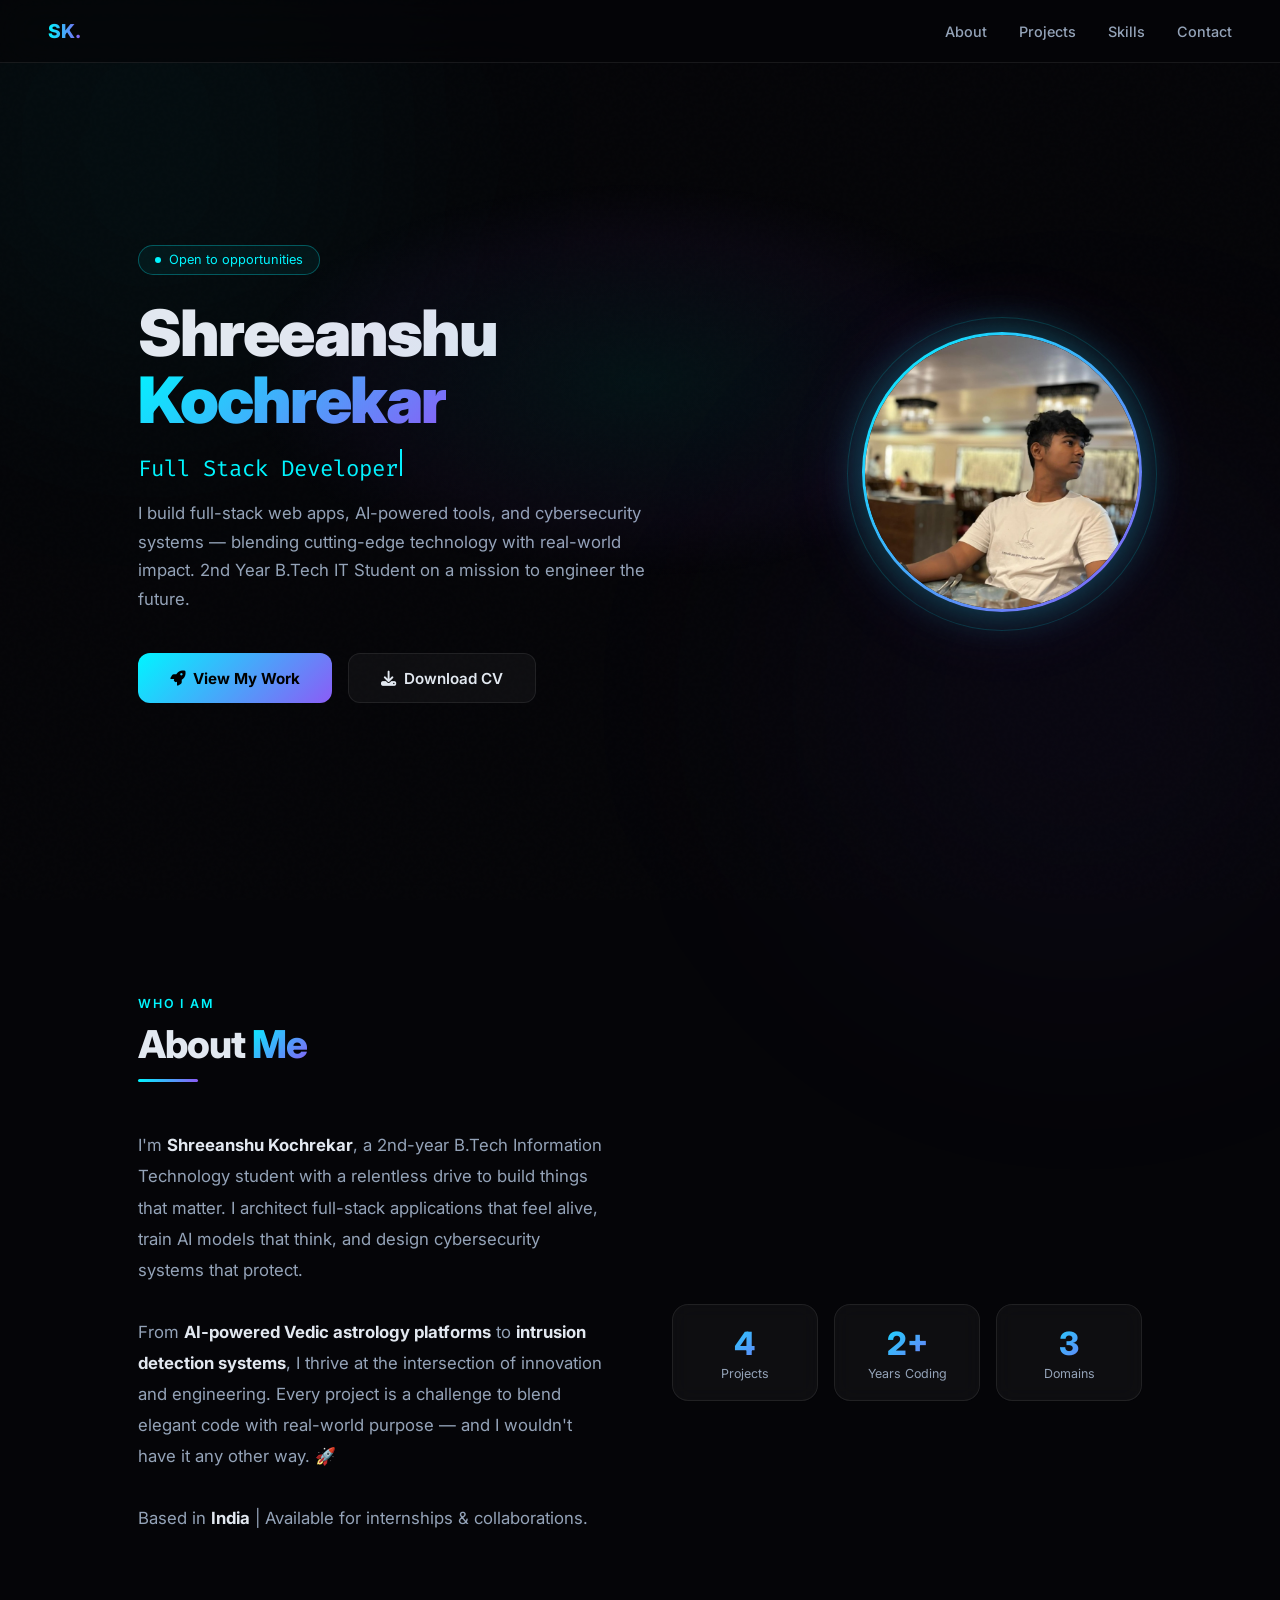
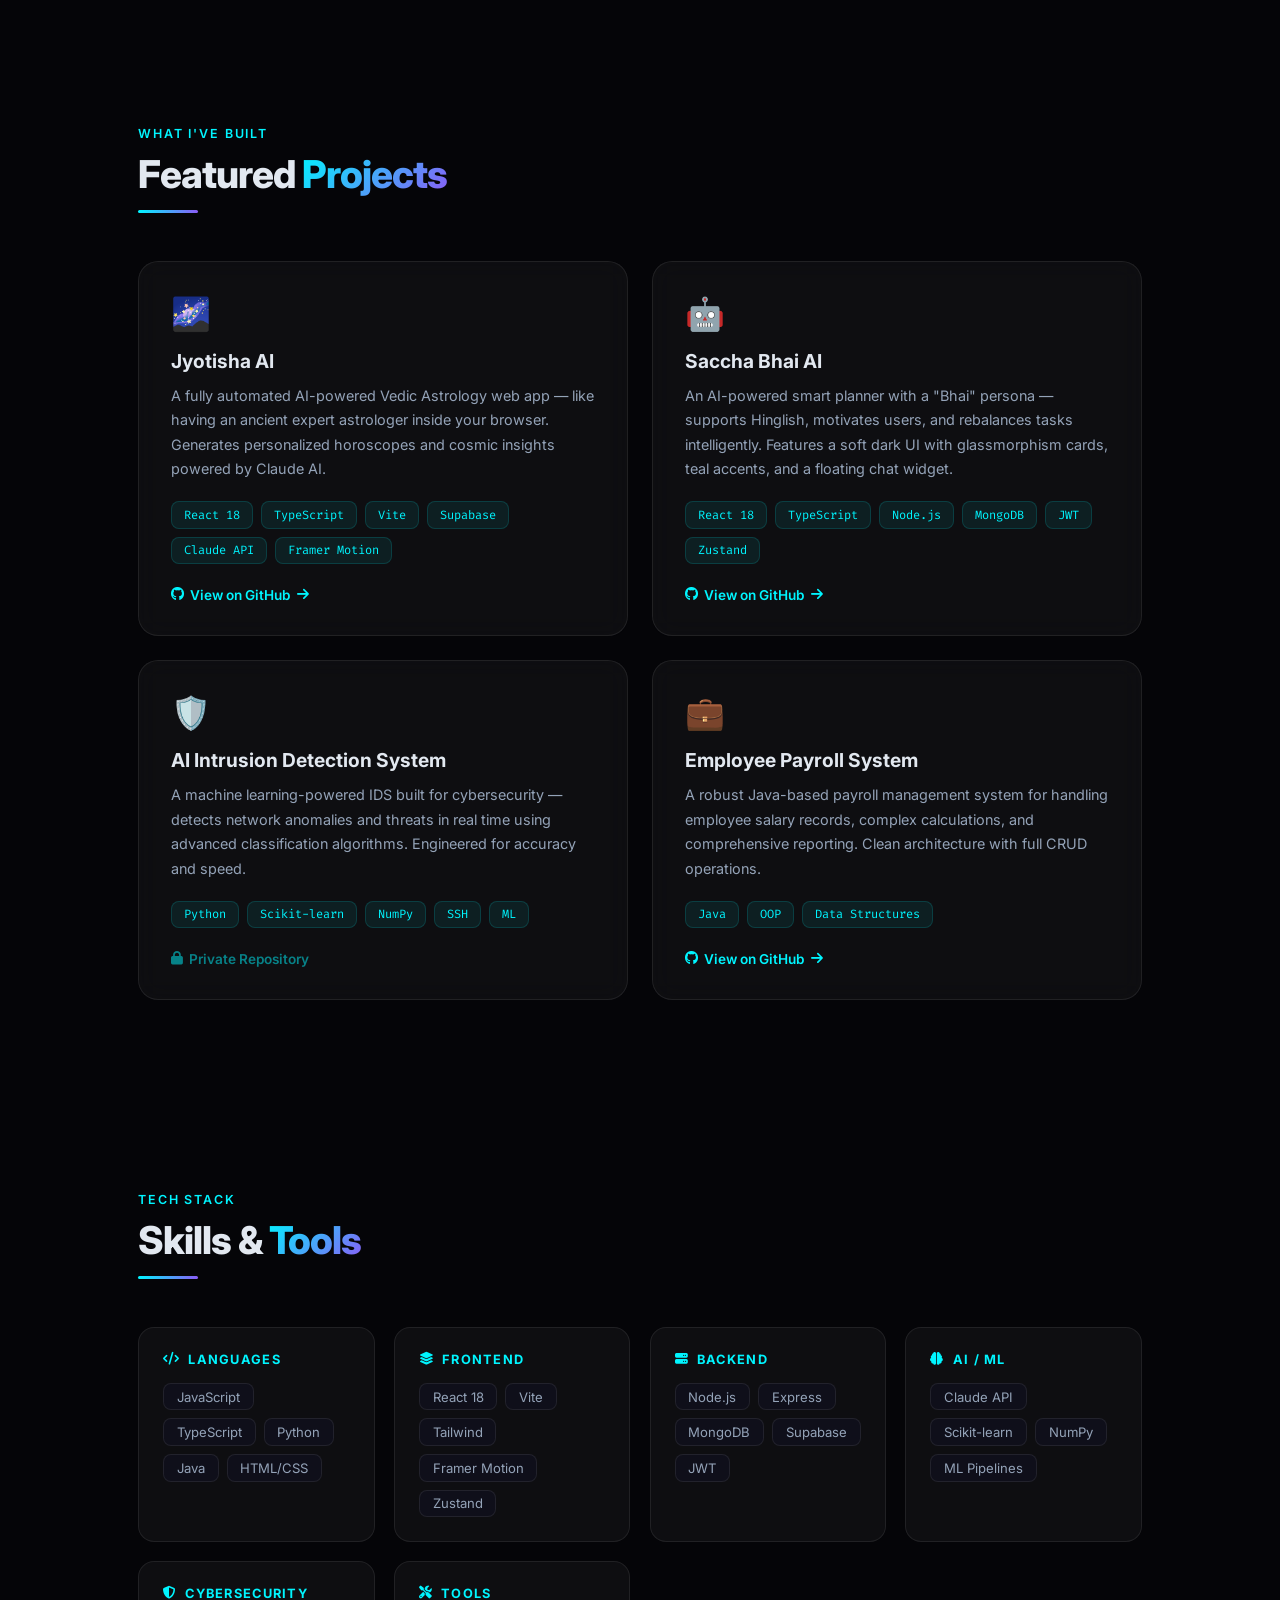
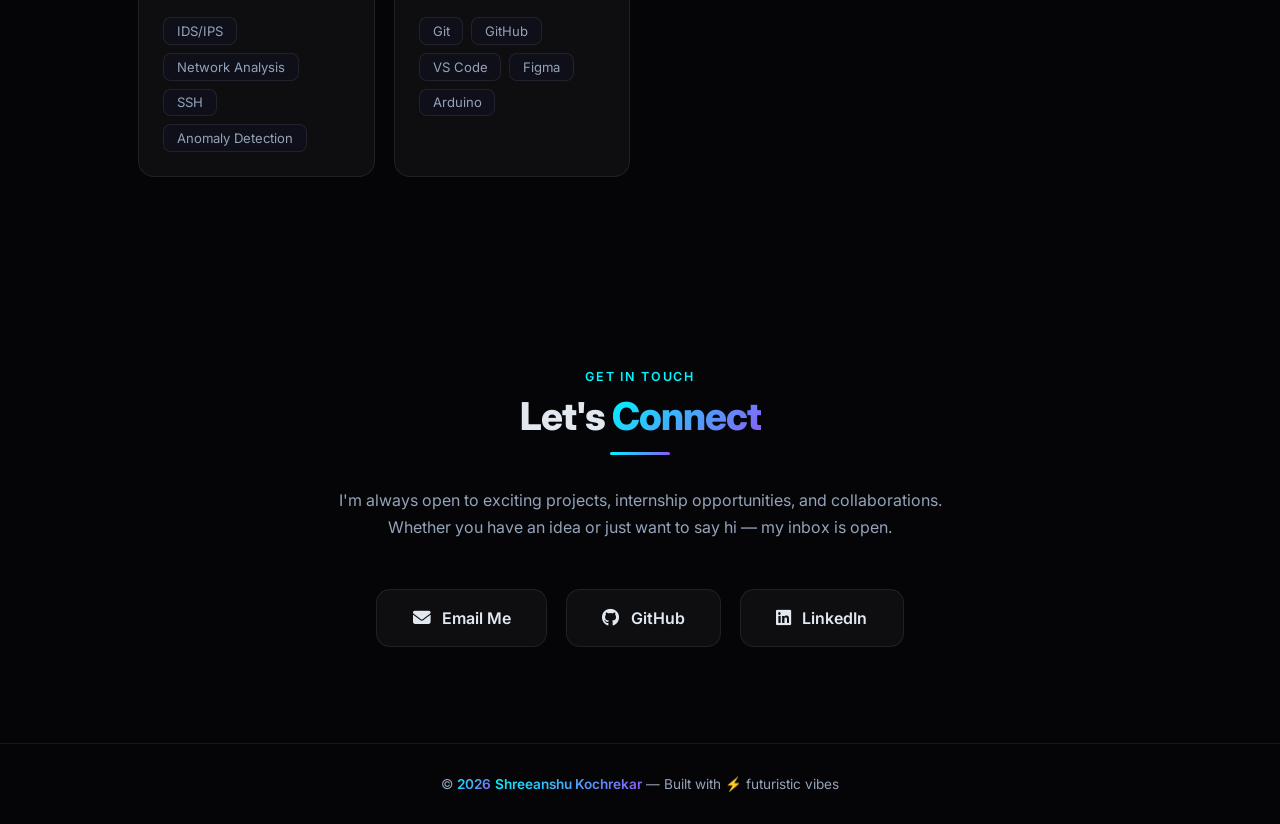
<file: index.html>
﻿<!DOCTYPE html>
<html lang="en">
<head>
<meta charset="UTF-8">
<meta name="viewport" content="width=device-width, initial-scale=1.0">
<title>Shreeanshu Kochrekar | Full Stack Developer</title>
<meta name="description" content="Portfolio of Shreeanshu Kochrekar - Full Stack Developer, AI Builder & Cybersecurity Enthusiast. B.Tech IT Student building cutting-edge web apps and AI-powered tools.">
<link rel="preconnect" href="https://fonts.googleapis.com">
<link href="https://fonts.googleapis.com/css2?family=Inter:wght@300;400;500;600;700;800;900&family=Fira+Code:wght@400;500&display=swap" rel="stylesheet">
<link rel="stylesheet" href="https://cdnjs.cloudflare.com/ajax/libs/font-awesome/6.5.0/css/all.min.css">
<style>
:root {
  --cyan: #00f5ff;
  --purple: #8b5cf6;
  --bg: #050508;
  --bg2: #0a0a12;
  --bg3: #0f0f1a;
  --glass: rgba(255,255,255,0.04);
  --glass2: rgba(255,255,255,0.07);
  --border: rgba(255,255,255,0.08);
  --text: #e2e8f0;
  --muted: #94a3b8;
}
*{margin:0;padding:0;box-sizing:border-box;}
html{scroll-behavior:smooth;}
body{font-family:'Inter',sans-serif;background:var(--bg);color:var(--text);overflow-x:hidden;}

/* SCROLLBAR */
::-webkit-scrollbar{width:5px;}
::-webkit-scrollbar-track{background:var(--bg);}
::-webkit-scrollbar-thumb{background:linear-gradient(var(--cyan),var(--purple));border-radius:4px;}

/* NOISE OVERLAY */
body::before{content:'';position:fixed;inset:0;background-image:url("data:image/svg+xml,%3Csvg viewBox='0 0 256 256' xmlns='http://www.w3.org/2000/svg'%3E%3Cfilter id='noise'%3E%3CfeTurbulence type='fractalNoise' baseFrequency='0.9' numOctaves='4' stitchTiles='stitch'/%3E%3C/filter%3E%3Crect width='100%25' height='100%25' filter='url(%23noise)' opacity='0.03'/%3E%3C/svg%3E");pointer-events:none;z-index:0;opacity:.4;}

/* NAV */
nav{position:fixed;top:0;left:0;right:0;z-index:100;padding:1.2rem 3rem;display:flex;align-items:center;justify-content:space-between;background:rgba(5,5,8,0.7);backdrop-filter:blur(20px);border-bottom:1px solid var(--border);}
.nav-logo{font-size:1.2rem;font-weight:800;background:linear-gradient(90deg,var(--cyan),var(--purple));-webkit-background-clip:text;-webkit-text-fill-color:transparent;}
.nav-links{display:flex;gap:2rem;}
.nav-links a{color:var(--muted);text-decoration:none;font-size:.9rem;font-weight:500;transition:.3s;}
.nav-links a:hover{color:var(--cyan);}

/* HERO */
#hero{min-height:100vh;display:flex;align-items:center;padding:7rem 3rem 4rem;position:relative;overflow:hidden;}
.hero-bg-glow{position:absolute;top:20%;left:50%;transform:translateX(-50%);width:800px;height:400px;background:radial-gradient(ellipse,rgba(0,245,255,.06) 0%,rgba(139,92,246,.04) 50%,transparent 70%);pointer-events:none;}
.hero-inner{max-width:1100px;margin:0 auto;width:100%;display:grid;grid-template-columns:1fr auto;gap:4rem;align-items:center;}
.hero-badge{display:inline-flex;align-items:center;gap:.5rem;padding:.4rem 1rem;border-radius:50px;border:1px solid rgba(0,245,255,.3);background:rgba(0,245,255,.05);font-size:.8rem;color:var(--cyan);margin-bottom:1.5rem;}
.hero-badge span{width:6px;height:6px;border-radius:50%;background:var(--cyan);animation:pulse 2s infinite;}
@keyframes pulse{0%,100%{opacity:1}50%{opacity:.3}}
.hero-name{font-size:clamp(2.5rem,5vw,4.5rem);font-weight:900;line-height:1.05;letter-spacing:-2px;margin-bottom:1rem;}
.hero-name span{background:linear-gradient(135deg,var(--cyan),var(--purple));-webkit-background-clip:text;-webkit-text-fill-color:transparent;}
.hero-role{font-size:clamp(1rem,2vw,1.4rem);color:var(--cyan);font-family:'Fira Code',monospace;margin-bottom:1rem;min-height:2rem;}
.cursor{display:inline-block;width:2px;height:1.2em;background:var(--cyan);margin-left:2px;animation:blink .8s infinite;}
@keyframes blink{0%,100%{opacity:1}50%{opacity:0}}
.hero-tagline{font-size:1.05rem;color:var(--muted);max-width:520px;line-height:1.7;margin-bottom:2.5rem;}
.hero-btns{display:flex;gap:1rem;flex-wrap:wrap;}
.btn-primary{padding:.9rem 2rem;border-radius:12px;background:linear-gradient(135deg,var(--cyan),var(--purple));color:#000;font-weight:700;font-size:.95rem;text-decoration:none;transition:.3s;display:inline-flex;align-items:center;gap:.5rem;}
.btn-primary:hover{transform:translateY(-2px);box-shadow:0 8px 32px rgba(0,245,255,.3);}
.btn-ghost{padding:.9rem 2rem;border-radius:12px;border:1px solid var(--border);color:var(--text);font-weight:600;font-size:.95rem;text-decoration:none;transition:.3s;display:inline-flex;align-items:center;gap:.5rem;background:var(--glass);}
.btn-ghost:hover{border-color:var(--cyan);color:var(--cyan);transform:translateY(-2px);}

/* PROFILE IMAGE */
.hero-photo{position:relative;}
.hero-photo img{width:280px;height:280px;border-radius:50%;object-fit:cover;object-position:center top;border:3px solid transparent;background:linear-gradient(var(--bg),var(--bg)) padding-box,linear-gradient(135deg,var(--cyan),var(--purple)) border-box;box-shadow:0 0 40px rgba(0,245,255,.3),0 0 80px rgba(139,92,246,.15);}
.hero-photo::after{content:'';position:absolute;inset:-15px;border-radius:50%;border:1px solid rgba(0,245,255,.15);animation:spin 12s linear infinite;}
@keyframes spin{from{transform:rotate(0)}to{transform:rotate(360deg)}}

/* SECTION */
section{padding:6rem 3rem;max-width:1100px;margin:0 auto;position:relative;}
.section-label{font-size:.78rem;font-weight:600;letter-spacing:.15em;text-transform:uppercase;color:var(--cyan);margin-bottom:.6rem;}
.section-title{font-size:clamp(1.8rem,3vw,2.8rem);font-weight:800;letter-spacing:-1px;margin-bottom:.8rem;}
.section-title span{background:linear-gradient(135deg,var(--cyan),var(--purple));-webkit-background-clip:text;-webkit-text-fill-color:transparent;}
.section-divider{width:60px;height:3px;background:linear-gradient(90deg,var(--cyan),var(--purple));border-radius:2px;margin-bottom:3rem;}

/* ABOUT */
.about-grid{display:grid;grid-template-columns:1fr 1fr;gap:4rem;align-items:center;}
.about-bio{font-size:1.05rem;color:var(--muted);line-height:1.85;}
.about-bio strong{color:var(--text);}
.stats-row{display:flex;gap:2rem;margin-top:2.5rem;flex-wrap:wrap;}
.stat-item{text-align:center;padding:1.2rem 1.8rem;border-radius:16px;background:var(--glass);border:1px solid var(--border);backdrop-filter:blur(10px);flex:1;min-width:100px;}
.stat-num{font-size:2rem;font-weight:800;background:linear-gradient(135deg,var(--cyan),var(--purple));-webkit-background-clip:text;-webkit-text-fill-color:transparent;}
.stat-label{font-size:.78rem;color:var(--muted);margin-top:.2rem;}

/* PROJECTS */
#projects{max-width:1100px;margin:0 auto;padding:6rem 3rem;}
.projects-grid{display:grid;grid-template-columns:repeat(auto-fill,minmax(480px,1fr));gap:1.5rem;}
.project-card{padding:2rem;border-radius:20px;border:1px solid var(--border);background:var(--glass);backdrop-filter:blur(12px);transition:.4s;position:relative;overflow:hidden;}
.project-card::before{content:'';position:absolute;top:0;left:0;right:0;height:2px;background:linear-gradient(90deg,var(--cyan),var(--purple));transform:scaleX(0);transition:.4s;transform-origin:left;}
.project-card:hover::before{transform:scaleX(1);}
.project-card:hover{border-color:rgba(0,245,255,.2);transform:translateY(-4px);box-shadow:0 20px 60px rgba(0,0,0,.4);}
.project-icon{font-size:2rem;margin-bottom:1rem;}
.project-title{font-size:1.2rem;font-weight:700;margin-bottom:.7rem;}
.project-desc{font-size:.9rem;color:var(--muted);line-height:1.7;margin-bottom:1.2rem;}
.tech-row{display:flex;flex-wrap:wrap;gap:.5rem;margin-bottom:1.2rem;}
.tech-badge{padding:.3rem .75rem;border-radius:8px;background:rgba(0,245,255,.07);border:1px solid rgba(0,245,255,.15);font-size:.75rem;color:var(--cyan);font-family:'Fira Code',monospace;}
.project-link{display:inline-flex;align-items:center;gap:.4rem;font-size:.85rem;color:var(--cyan);text-decoration:none;font-weight:600;transition:.2s;}
.project-link:hover{gap:.7rem;}

/* SKILLS */
#skills{max-width:1100px;margin:0 auto;padding:6rem 3rem;}
.skills-grid{display:grid;grid-template-columns:repeat(auto-fill,minmax(220px,1fr));gap:1.2rem;}
.skill-group{padding:1.5rem;border-radius:16px;background:var(--glass);border:1px solid var(--border);transition:.3s;}
.skill-group:hover{border-color:rgba(0,245,255,.25);box-shadow:0 0 30px rgba(0,245,255,.05);}
.skill-group-title{font-size:.8rem;font-weight:700;letter-spacing:.1em;text-transform:uppercase;color:var(--cyan);margin-bottom:1rem;display:flex;align-items:center;gap:.5rem;}
.skill-list{display:flex;flex-wrap:wrap;gap:.5rem;}
.skill-tag{padding:.3rem .8rem;border-radius:8px;background:var(--bg3);border:1px solid var(--border);font-size:.82rem;color:var(--muted);transition:.2s;}
.skill-tag:hover{color:var(--text);border-color:var(--purple);}

/* CONTACT */
#contact{max-width:700px;margin:0 auto;padding:6rem 3rem;text-align:center;}
.contact-desc{color:var(--muted);font-size:1rem;line-height:1.7;margin-bottom:3rem;}
.contact-links{display:flex;gap:1.2rem;justify-content:center;flex-wrap:wrap;}
.contact-btn{display:inline-flex;align-items:center;gap:.7rem;padding:1.1rem 2.2rem;border-radius:14px;font-size:1rem;font-weight:600;text-decoration:none;transition:.3s;border:1px solid var(--border);background:var(--glass);color:var(--text);}
.contact-btn:hover{transform:translateY(-3px);box-shadow:0 12px 40px rgba(0,245,255,.15);border-color:var(--cyan);color:var(--cyan);}
.contact-btn i{font-size:1.1rem;}

/* FOOTER */
footer{text-align:center;padding:2rem;border-top:1px solid var(--border);color:var(--muted);font-size:.85rem;}
footer span{background:linear-gradient(135deg,var(--cyan),var(--purple));-webkit-background-clip:text;-webkit-text-fill-color:transparent;font-weight:600;}

/* GLOW BG BLOBS */
.blob{position:fixed;border-radius:50%;filter:blur(120px);pointer-events:none;z-index:-1;}
.blob-1{width:500px;height:500px;background:rgba(0,245,255,.04);top:-100px;left:-100px;}
.blob-2{width:600px;height:600px;background:rgba(139,92,246,.04);bottom:-100px;right:-100px;}

/* RESPONSIVE */
@media(max-width:768px){
  nav{padding:1rem 1.5rem;}
  .nav-links{gap:1rem;font-size:.85rem;}
  #hero{padding:6rem 1.5rem 3rem;}
  .hero-inner{grid-template-columns:1fr;text-align:center;}
  .hero-photo{display:none;}
  .hero-btns{justify-content:center;}
  .about-grid{grid-template-columns:1fr;}
  .projects-grid{grid-template-columns:1fr;}
  section,#projects,#skills,#contact{padding:4rem 1.5rem;}
}

/* SCROLL ANIMATIONS */
.fade-up{opacity:0;transform:translateY(30px);transition:.7s ease;}
.fade-up.visible{opacity:1;transform:translateY(0);}
</style>
</head>
<body>

<div class="blob blob-1"></div>
<div class="blob blob-2"></div>

<!-- NAV -->
<nav>
  <div class="nav-logo">SK.</div>
  <div class="nav-links">
    <a href="#about">About</a>
    <a href="#projects">Projects</a>
    <a href="#skills">Skills</a>
    <a href="#contact">Contact</a>
  </div>
</nav>

<!-- HERO -->
<section id="hero">
  <div class="hero-bg-glow"></div>
  <div class="hero-inner">
    <div class="hero-content">
      <div class="hero-badge"><span></span> Open to opportunities</div>
      <h1 class="hero-name">Shreeanshu<br><span>Kochrekar</span></h1>
      <div class="hero-role" id="typewriter"><span id="typed-text"></span><span class="cursor"></span></div>
      <p class="hero-tagline">I build full-stack web apps, AI-powered tools, and cybersecurity systems — blending cutting-edge technology with real-world impact. 2nd Year B.Tech IT Student on a mission to engineer the future.</p>
      <div class="hero-btns">
        <a href="#projects" class="btn-primary"><i class="fas fa-rocket"></i> View My Work</a>
        <a href="mailto:tushar.shreeanshu@gmail.com" class="btn-ghost"><i class="fas fa-download"></i> Download CV</a>
      </div>
    </div>
    <div class="hero-photo">
      <img src="[data-uri]" alt="Shreeanshu Kochrekar">
    </div>
  </div>
</section>

<!-- ABOUT -->
<section id="about">
  <div class="fade-up">
    <div class="section-label">Who I Am</div>
    <h2 class="section-title">About <span>Me</span></h2>
    <div class="section-divider"></div>
    <div class="about-grid">
      <div>
        <p class="about-bio">I'm <strong>Shreeanshu Kochrekar</strong>, a 2nd-year B.Tech Information Technology student with a relentless drive to build things that matter. I architect full-stack applications that feel alive, train AI models that think, and design cybersecurity systems that protect.<br><br>From <strong>AI-powered Vedic astrology platforms</strong> to <strong>intrusion detection systems</strong>, I thrive at the intersection of innovation and engineering. Every project is a challenge to blend elegant code with real-world purpose — and I wouldn't have it any other way. 🚀<br><br>Based in <strong>India</strong> | Available for internships & collaborations.</p>
      </div>
      <div class="stats-row" style="flex-direction:column;gap:1rem;align-items:flex-start;">
        <div style="display:flex;gap:1rem;width:100%;">
          <div class="stat-item"><div class="stat-num">4</div><div class="stat-label">Projects</div></div>
          <div class="stat-item"><div class="stat-num">2+</div><div class="stat-label">Years Coding</div></div>
          <div class="stat-item"><div class="stat-num">3</div><div class="stat-label">Domains</div></div>
        </div>
      </div>
    </div>
  </div>
</section>

<!-- PROJECTS -->
<section id="projects">
  <div class="fade-up">
    <div class="section-label">What I've Built</div>
    <h2 class="section-title">Featured <span>Projects</span></h2>
    <div class="section-divider"></div>
    <div class="projects-grid">

      <div class="project-card fade-up">
        <div class="project-icon">🌌</div>
        <div class="project-title">Jyotisha AI</div>
        <p class="project-desc">A fully automated AI-powered Vedic Astrology web app — like having an ancient expert astrologer inside your browser. Generates personalized horoscopes and cosmic insights powered by Claude AI.</p>
        <div class="tech-row">
          <span class="tech-badge">React 18</span><span class="tech-badge">TypeScript</span><span class="tech-badge">Vite</span><span class="tech-badge">Supabase</span><span class="tech-badge">Claude API</span><span class="tech-badge">Framer Motion</span>
        </div>
        <a href="https://github.com/ShreeKochrekar/Jyotisha" target="_blank" class="project-link"><i class="fab fa-github"></i> View on GitHub <i class="fas fa-arrow-right"></i></a>
      </div>

      <div class="project-card fade-up">
        <div class="project-icon">🤖</div>
        <div class="project-title">Saccha Bhai AI</div>
        <p class="project-desc">An AI-powered smart planner with a "Bhai" persona — supports Hinglish, motivates users, and rebalances tasks intelligently. Features a soft dark UI with glassmorphism cards, teal accents, and a floating chat widget.</p>
        <div class="tech-row">
          <span class="tech-badge">React 18</span><span class="tech-badge">TypeScript</span><span class="tech-badge">Node.js</span><span class="tech-badge">MongoDB</span><span class="tech-badge">JWT</span><span class="tech-badge">Zustand</span>
        </div>
        <a href="https://github.com/ShreeKochrekar/Saccha_Bhai_Ai" target="_blank" class="project-link"><i class="fab fa-github"></i> View on GitHub <i class="fas fa-arrow-right"></i></a>
      </div>

      <div class="project-card fade-up">
        <div class="project-icon">🛡️</div>
        <div class="project-title">AI Intrusion Detection System</div>
        <p class="project-desc">A machine learning-powered IDS built for cybersecurity — detects network anomalies and threats in real time using advanced classification algorithms. Engineered for accuracy and speed.</p>
        <div class="tech-row">
          <span class="tech-badge">Python</span><span class="tech-badge">Scikit-learn</span><span class="tech-badge">NumPy</span><span class="tech-badge">SSH</span><span class="tech-badge">ML</span>
        </div>
        <span class="project-link" style="cursor:default;opacity:.5;"><i class="fas fa-lock"></i> Private Repository</span>
      </div>

      <div class="project-card fade-up">
        <div class="project-icon">💼</div>
        <div class="project-title">Employee Payroll System</div>
        <p class="project-desc">A robust Java-based payroll management system for handling employee salary records, complex calculations, and comprehensive reporting. Clean architecture with full CRUD operations.</p>
        <div class="tech-row">
          <span class="tech-badge">Java</span><span class="tech-badge">OOP</span><span class="tech-badge">Data Structures</span>
        </div>
        <a href="https://github.com/ShreeKochrekar/EmployeePayrollSystem" target="_blank" class="project-link"><i class="fab fa-github"></i> View on GitHub <i class="fas fa-arrow-right"></i></a>
      </div>

    </div>
  </div>
</section>

<!-- SKILLS -->
<section id="skills">
  <div class="fade-up">
    <div class="section-label">Tech Stack</div>
    <h2 class="section-title">Skills &amp; <span>Tools</span></h2>
    <div class="section-divider"></div>
    <div class="skills-grid">
      <div class="skill-group fade-up">
        <div class="skill-group-title"><i class="fas fa-code"></i> Languages</div>
        <div class="skill-list">
          <span class="skill-tag">JavaScript</span><span class="skill-tag">TypeScript</span><span class="skill-tag">Python</span><span class="skill-tag">Java</span><span class="skill-tag">HTML/CSS</span>
        </div>
      </div>
      <div class="skill-group fade-up">
        <div class="skill-group-title"><i class="fas fa-layer-group"></i> Frontend</div>
        <div class="skill-list">
          <span class="skill-tag">React 18</span><span class="skill-tag">Vite</span><span class="skill-tag">Tailwind</span><span class="skill-tag">Framer Motion</span><span class="skill-tag">Zustand</span>
        </div>
      </div>
      <div class="skill-group fade-up">
        <div class="skill-group-title"><i class="fas fa-server"></i> Backend</div>
        <div class="skill-list">
          <span class="skill-tag">Node.js</span><span class="skill-tag">Express</span><span class="skill-tag">MongoDB</span><span class="skill-tag">Supabase</span><span class="skill-tag">JWT</span>
        </div>
      </div>
      <div class="skill-group fade-up">
        <div class="skill-group-title"><i class="fas fa-brain"></i> AI / ML</div>
        <div class="skill-list">
          <span class="skill-tag">Claude API</span><span class="skill-tag">Scikit-learn</span><span class="skill-tag">NumPy</span><span class="skill-tag">ML Pipelines</span>
        </div>
      </div>
      <div class="skill-group fade-up">
        <div class="skill-group-title"><i class="fas fa-shield-alt"></i> Cybersecurity</div>
        <div class="skill-list">
          <span class="skill-tag">IDS/IPS</span><span class="skill-tag">Network Analysis</span><span class="skill-tag">SSH</span><span class="skill-tag">Anomaly Detection</span>
        </div>
      </div>
      <div class="skill-group fade-up">
        <div class="skill-group-title"><i class="fas fa-tools"></i> Tools</div>
        <div class="skill-list">
          <span class="skill-tag">Git</span><span class="skill-tag">GitHub</span><span class="skill-tag">VS Code</span><span class="skill-tag">Figma</span><span class="skill-tag">Arduino</span>
        </div>
      </div>
    </div>
  </div>
</section>

<!-- CONTACT -->
<section id="contact">
  <div class="fade-up">
    <div class="section-label">Get In Touch</div>
    <h2 class="section-title">Let's <span>Connect</span></h2>
    <div class="section-divider" style="margin:0 auto 2rem;"></div>
    <p class="contact-desc">I'm always open to exciting projects, internship opportunities, and collaborations. Whether you have an idea or just want to say hi — my inbox is open.</p>
    <div class="contact-links">
      <a href="mailto:tushar.shreeanshu@gmail.com" class="contact-btn"><i class="fas fa-envelope"></i> Email Me</a>
      <a href="https://github.com/ShreeKochrekar" target="_blank" class="contact-btn"><i class="fab fa-github"></i> GitHub</a>
      <a href="https://www.linkedin.com/in/shreeanshu-kochrekar-935024300" target="_blank" class="contact-btn"><i class="fab fa-linkedin"></i> LinkedIn</a>
    </div>
  </div>
</section>

<footer>
  <p>© <span id="yr"></span> <span>Shreeanshu Kochrekar</span> — Built with ⚡ futuristic vibes</p>
</footer>

<script>
// Year
document.getElementById('yr').textContent = new Date().getFullYear();

// Typewriter
const roles = ['Full Stack Developer','AI Builder','Cybersecurity Enthusiast','Problem Solver'];
let ri = 0, ci = 0, del = false;
const el = document.getElementById('typed-text');
function type() {
  const r = roles[ri];
  if (!del) {
    el.textContent = r.slice(0, ++ci);
    if (ci === r.length) { del = true; setTimeout(type, 2200); return; }
  } else {
    el.textContent = r.slice(0, --ci);
    if (ci === 0) { del = false; ri = (ri + 1) % roles.length; }
  }
  setTimeout(type, del ? 60 : 90);
}
type();

// Scroll fade-in
const obs = new IntersectionObserver((entries) => {
  entries.forEach(e => { if (e.isIntersecting) { e.target.classList.add('visible'); obs.unobserve(e.target); } });
}, { threshold: 0.15 });
document.querySelectorAll('.fade-up').forEach(el => obs.observe(el));
</script>
</body>
</html>
</file>
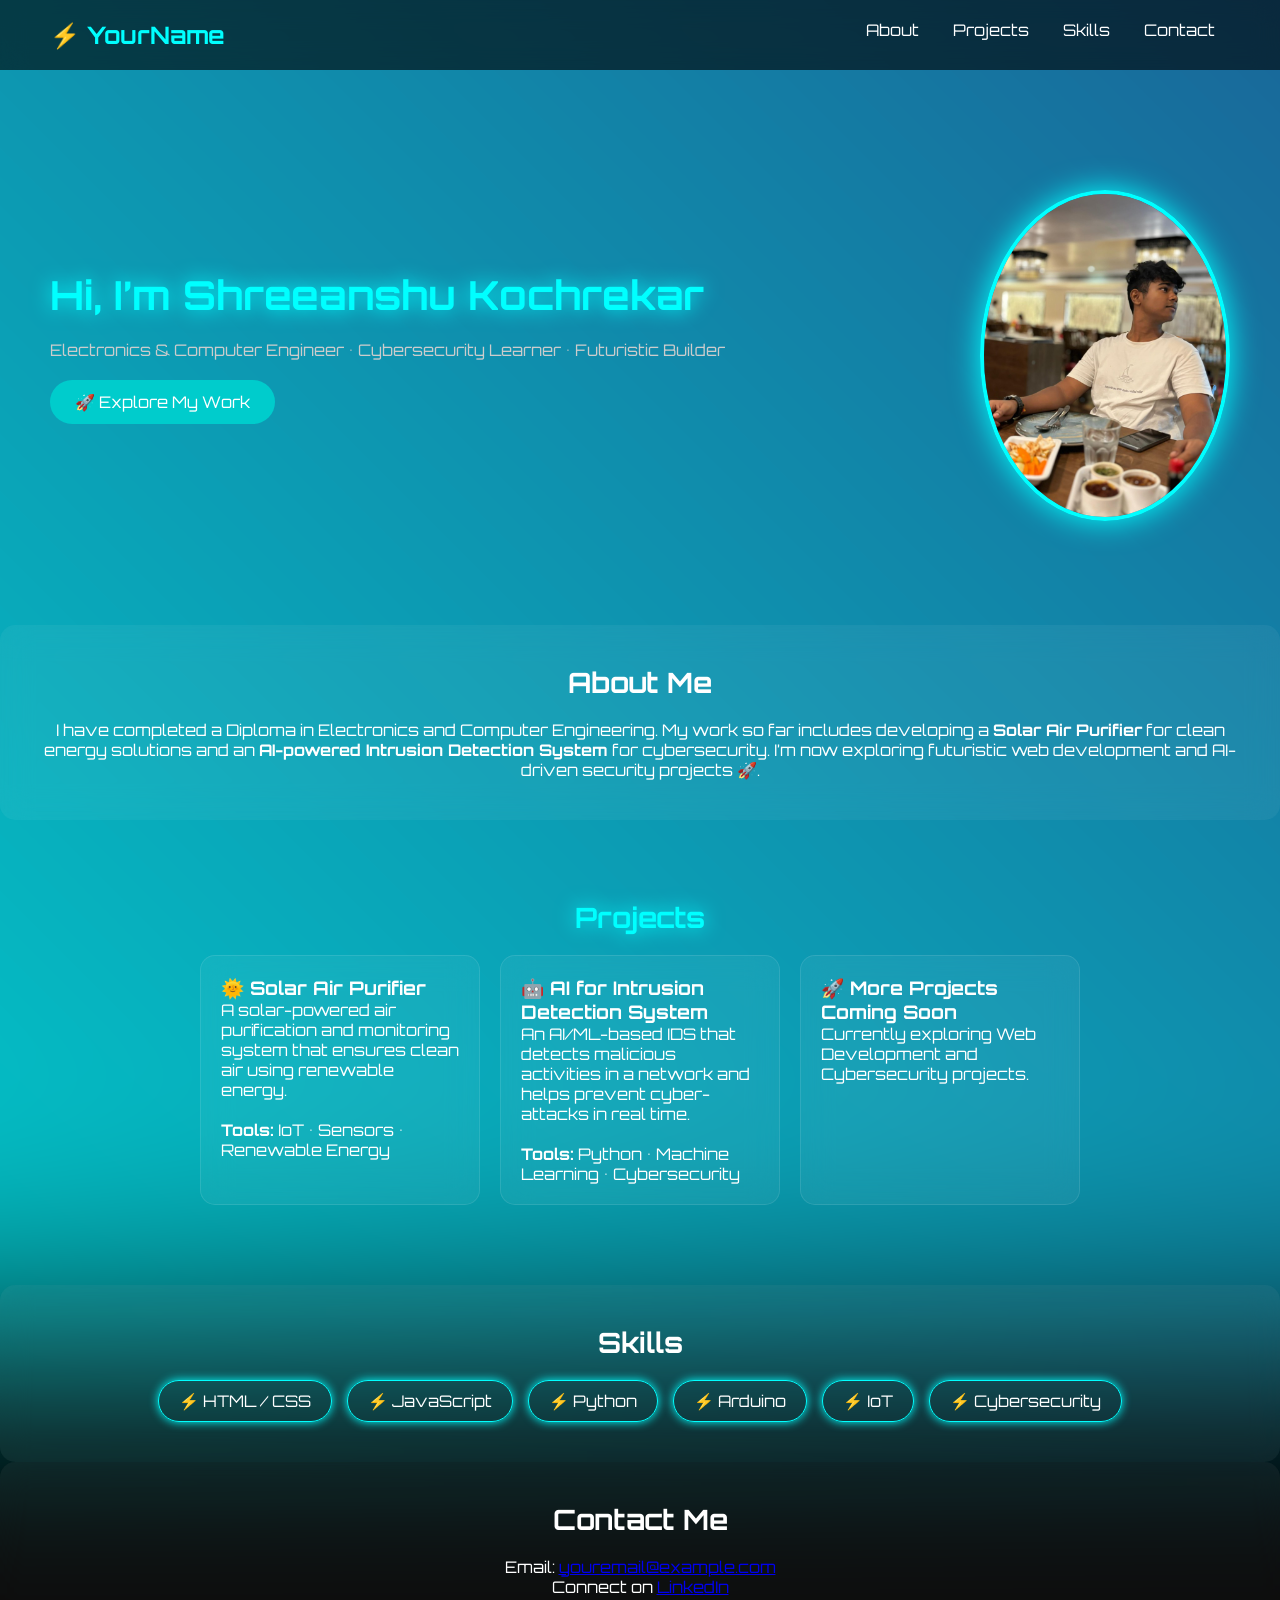
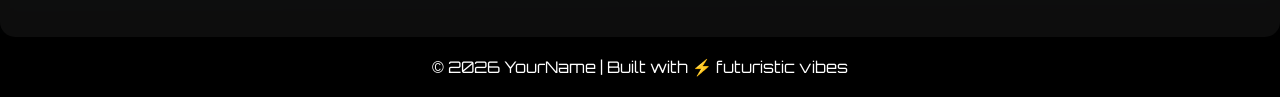
<file: Page1.html>
<!DOCTYPE html>
<html lang="en">
<head>
  <meta charset="UTF-8">
  <meta name="viewport" content="width=device-width, initial-scale=1.0">
  <title>YourName | Futuristic Portfolio</title>
  <link rel="stylesheet" href="Page2.css">
</head>
<body>
  <!-- Background animation -->
  <div class="bg"></div>

  <!-- Navbar -->
  <header class="nav">
    <h1 class="logo">⚡ YourName</h1>
    <nav>
      <a href="#about">About</a>
      <a href="#projects">Projects</a>
      <a href="#skills">Skills</a>
      <a href="#contact">Contact</a>
    </nav>
  </header>

  <!-- Hero -->
  <section class="hero">
    <div class="hero-content">
      <h2 class="glow">Hi, I’m <span>Shreeanshu Kochrekar</span></h2>
      <p>Electronics & Computer Engineer • Cybersecurity Learner • Futuristic Builder</p>
      <a href="#projects" class="btn">🚀 Explore My Work</a>
    </div>
    <div class="hero-img">
      <img src="assets/profile.png" alt="Profile">
    </div>
  </section>

  <!-- About -->
  <section id="about" class="section glass">
    <h2>About Me</h2>
    <p>I have completed a Diploma in Electronics and Computer Engineering.  
    My work so far includes developing a <strong>Solar Air Purifier</strong> for clean energy solutions and an <strong>AI-powered Intrusion Detection System</strong> for cybersecurity.  
    I’m now exploring futuristic web development and AI-driven security projects 🚀.</p>
  </section>

  <!-- Projects -->
  <section id="projects" class="section">
    <h2 class="glow">Projects</h2>
    <div class="projects">

      <div class="card glass">
        <h3>🌞 Solar Air Purifier</h3>
        <p>A solar-powered air purification and monitoring system that ensures clean air using renewable energy.  
        <br><br><b>Tools:</b> IoT • Sensors • Renewable Energy</p>
      </div>

      <div class="card glass">
        <h3>🤖 AI for Intrusion Detection System</h3>
        <p>An AI/ML-based IDS that detects malicious activities in a network and helps prevent cyber-attacks in real time.  
        <br><br><b>Tools:</b> Python • Machine Learning • Cybersecurity</p>
      </div>

      <div class="card glass coming-soon">
        <h3>🚀 More Projects Coming Soon</h3>
        <p>Currently exploring Web Development and Cybersecurity projects.</p>
      </div>

    </div>
  </section>

  <!-- Skills -->
  <section id="skills" class="section glass">
    <h2>Skills</h2>
    <div class="skills">
      <span>⚡ HTML / CSS</span>
      <span>⚡ JavaScript</span>
      <span>⚡ Python</span>
      <span>⚡ Arduino</span>
      <span>⚡ IoT</span>
      <span>⚡ Cybersecurity</span>
    </div>
  </section>

  <!-- Contact -->
  <section id="contact" class="section glass">
    <h2>Contact Me</h2>
    <p>Email: <a href="mailto:youremail@example.com">youremail@example.com</a></p>
    <p>Connect on <a href="#">LinkedIn</a></p>
  </section>

  <!-- Footer -->
  <footer class="footer">
    <p>© <span id="year"></span> YourName | Built with ⚡ futuristic vibes</p>
  </footer>

  <script src="Page3.js"></script>
</body>
</html>
</file>
<file: Page2.css>
@import url('https://fonts.googleapis.com/css2?family=Orbitron:wght@500;700&display=swap');

:root {
  --bg-dark: #000000;
  --neon: #00ffff;
  --pink: #00cccc;
  --glass: rgba(255, 255, 255, 0.05);
}

* { margin:0; padding:0; box-sizing:border-box; }
body {
  font-family: 'Orbitron', sans-serif;
  background: var(--bg-dark);
  color: #fff;
  overflow-x: hidden;
}

/* Background gradient animation */
.bg {
  position: fixed;
  width: 200%;
  height: 200%;
  top: -50%;
  left: -50%;
  background: linear-gradient(45deg, #00ffff, #00cccc, #330066, #0000ff);
  background-size: 400% 400%;
  animation: gradientMove 20s ease infinite;
  z-index: -1;
  filter: blur(120px);
}
@keyframes gradientMove {
  0% {background-position:0% 50%;}
  50% {background-position:100% 50%;}
  100% {background-position:0% 50%;}
}

/* Navbar */
.nav {
  display: flex;
  justify-content: space-between;
  padding: 20px 50px;
  position: sticky;
  top: 0;
  background: rgba(0,0,0,0.6);
  backdrop-filter: blur(12px);
  z-index: 10;
}
.nav .logo { color: var(--neon); font-size: 24px; }
.nav a {
  margin: 0 15px;
  color: #fff;
  text-decoration: none;
  transition: 0.3s;
}
.nav a:hover { color: var(--neon); }

/* Hero */
.hero {
  display: flex;
  justify-content: space-between;
  align-items: center;
  padding: 100px 50px;
  flex-wrap: wrap;
}
.hero-content h2 {
  font-size: 40px;
}
.glow {
  color: var(--neon);
  text-shadow: 0 0 20px var(--neon);
}
.hero-content p {
  margin: 20px 0;
  color: #ccc;
}
.btn {
  display: inline-block;
  padding: 12px 25px;
  background: var(--pink);
  color: #fff;
  border-radius: 50px;
  text-decoration: none;
  transition: 0.3s;
}
.btn:hover { background: var(--neon); color: #000; }
.hero-img img {
  width: 250px;
  border-radius: 50%;
  border: 4px solid var(--neon);
  box-shadow: 0 0 30px var(--neon);
  margin-top: 20px;
}

/* Sections */
.section {
  padding: 80px 50px;
  text-align: center;
}
.section h2 {
  font-size: 28px;
  margin-bottom: 20px;
}
.glass {
  background: var(--glass);
  border-radius: 15px;
  padding: 40px;
  backdrop-filter: blur(15px);
}

/* Projects */
.projects {
  display: flex;
  gap: 20px;
  justify-content: center;
  flex-wrap: wrap;
}
.card {
  width: 280px;
  padding: 20px;
  border-radius: 15px;
  text-align: left;
  transition: 0.3s;
  border: 1px solid rgba(255,255,255,0.1);
}
.card:hover {
  transform: translateY(-10px);
  box-shadow: 0 0 20px var(--neon);
}

/* Skills */
.skills {
  display: flex;
  gap: 15px;
  justify-content: center;
  flex-wrap: wrap;
}
.skills span {
  padding: 10px 20px;
  border: 1px solid var(--neon);
  border-radius: 50px;
  box-shadow: 0 0 10px var(--neon);
}

/* Footer */
.footer {
  text-align: center;
  padding: 20px;
  background: rgba(0,0,0,0.7);
}
</file>
